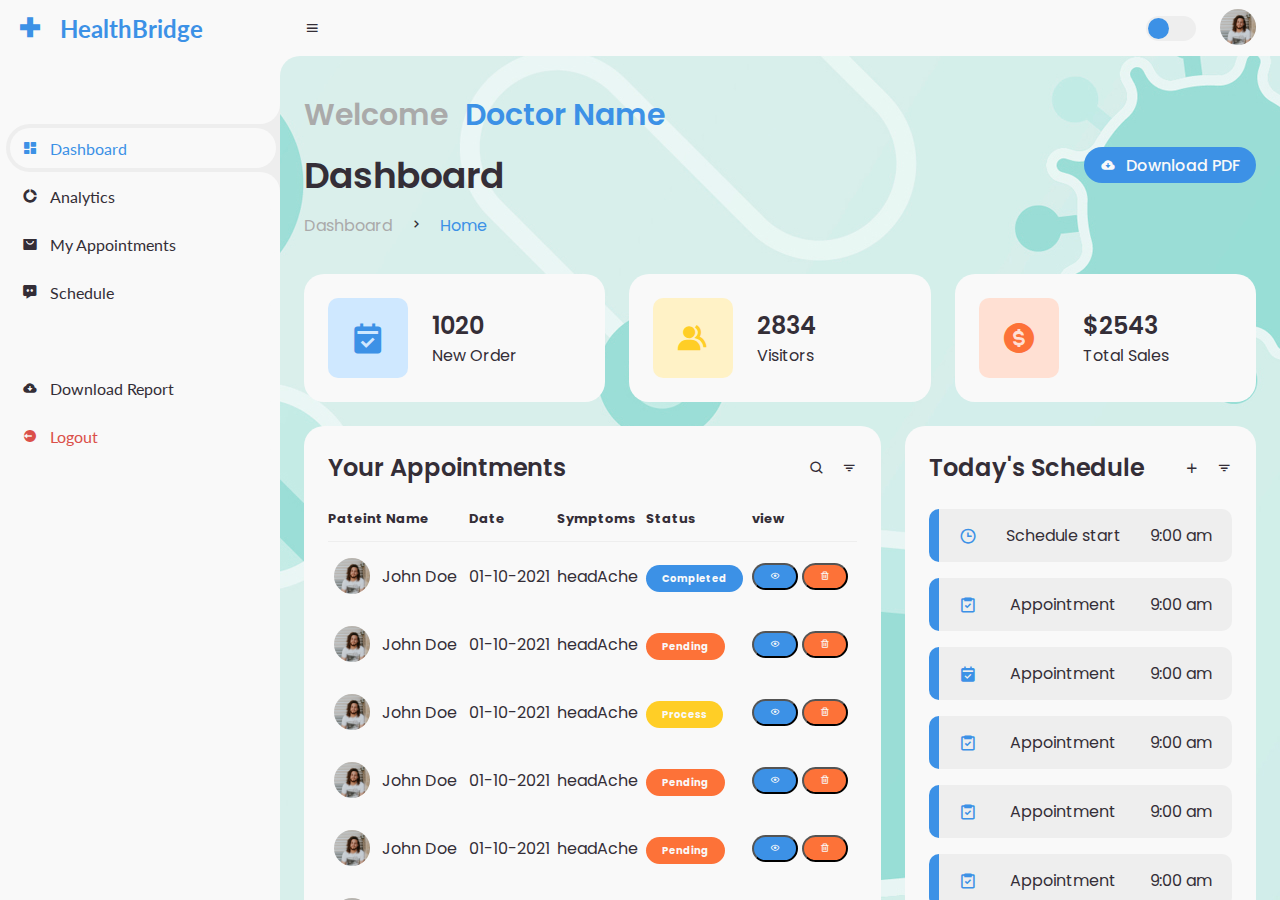
<file: adminhub-master/index.html>
<!DOCTYPE html>
<html lang="en">
  <head>
    <meta charset="UTF-8" />
    <meta name="viewport" content="width=device-width, initial-scale=1.0" />

    <!-- Boxicons -->
    <link
      href="https://unpkg.com/boxicons@2.0.9/css/boxicons.min.css"
      rel="stylesheet"
    />
    <!-- My CSS -->
    <link rel="stylesheet" href="style.css" />
    <link rel="stylesheet" href="form.css">

      <script src="https://code.jquery.com/jquery-3.6.0.min.js"></script>
    <title>HealthBridge</title>
  </head>
  <body >
    <!-- SIDEBAR -->
    <section id="sidebar">
      <a href="#" class="brand">
        <i class='bx bx-plus-medical'></i>
        <span class="text">HealthBridge</span>
      </a>
      <ul class="side-menu top">
        <li class="active">
          <a href="#main">
            <i class="bx bxs-dashboard"></i>
            <span class="text">Dashboard</span>
          </a>
        </li>
        <li>
          <a href="#Analytics">
            <i class="bx bxs-doughnut-chart"></i>
            <span class="text">Analytics</span>
          </a>
        </li>
        <li>
          <a href="#Appointment">
            <i class="bx bxs-shopping-bag-alt"></i>
            <span class="text">My Appointments</span>
          </a>
        </li>
        
        <li>
          <a href="#Schedule">
            <i class="bx bxs-message-dots"></i>
            <span class="text">Schedule</span>
          </a>
        </li>
        
      </ul>
      <ul class="side-menu">
       <li>
         <a href="#" >
            <i class="bx bxs-cloud-download"></i>
            <span class="text">Download Report</span>
          </a>
       </li>
        
        <li>
          <a href="#" class="logout">
            <i class="bx bxs-log-out-circle"></i>
            <span class="text">Logout</span>
          </a>
        </li>
      </ul>
    </section>
    <!-- SIDEBAR -->

    <!-- CONTENT -->
    <section id="content">
      <!-- NAVBAR -->
      <nav>
        <i class="bx bx-menu"></i>
      
        <input type="checkbox" id="switch-mode" hidden />
        <label for="switch-mode" class="switch-mode"></label>
        <a href="#" class="profile">
          <img src="img/people.png" />
        </a>
      </nav>
      <!-- NAVBAR -->

      <!-- MAIN -->
      <main id="main">
        <div class="head-title">
          <div class="left">
            <h1 id="name">Welcome <span>doctor name</span></h1>
            <h1>Dashboard</h1>
            <ul class="breadcrumb">
              <li>
                <a href="#">Dashboard</a>
              </li>
              <li><i class="bx bx-chevron-right"></i></li>
              <li>
                <a class="active" href="#">Home</a>
              </li>
            </ul>
          </div>
          <a href="#" class="btn-download">
            <i class="bx bxs-cloud-download"></i>
            <span class="text">Download PDF</span>
          </a>
        </div>

        <ul class="box-info">
          <li>
            <i class="bx bxs-calendar-check"></i>
            <span class="text">
              <h3>1020</h3>
              <p>New Order</p>
            </span>
          </li>
          <li>
            <i class="bx bxs-group"></i>
            <span class="text">
              <h3>2834</h3>
              <p>Visitors</p>
            </span>
          </li>
          <li>
            <i class="bx bxs-dollar-circle"></i>
            <span class="text">
              <h3>$2543</h3>
              <p>Total Sales</p>
            </span>
          </li>
        </ul>

        <div class="table-data">
          <div class="order" id="Appointment">
            <div class="head">
              <h3>Your Appointments</h3>
              <i class="bx bx-search"></i>
              <i class="bx bx-filter"></i>
            </div>
            <!-- <div class="table"> -->
            <table >
              <thead>
                <tr>
                  <th>Pateint Name</th>
                  <th>Date</th>
                  <th>Symptoms</th>
                  <th>Status</th>
                  <th>view</th>
                </tr>
              </thead>
              
              <tbody >
                <tr>
                  <td>
                    <img src="img/people.png" />
                    <p>John Doe</p>
                  </td>
                  <td>01-10-2021</td>
                  <td>headAche</td>
                  <td><span class="status completed">Completed</span></td>
                  <td>
                    <button class="status completed">
                      <i class="bx bx-show"></i>
                    </button>
                    <button class="status pending">
                      <i class="bx bx-trash"></i>
                    </button>
                  </td>
                </tr>
                <tr>
                  <td>
                    <img src="img/people.png" />
                    <p>John Doe</p>
                  </td>
                  <td>01-10-2021</td>
                  <td>headAche</td>
                  <td><span class="status pending">Pending</span></td>

                  <td>
                    <button class="status completed">
                      <i class="bx bx-show"></i>
                    </button>
                    <button class="status pending">
                      <i class="bx bx-trash"></i>
                    </button>
                  </td>
                </tr>
                <tr>
                  <td>
                    <img src="img/people.png" />
                    <p>John Doe</p>
                  </td>
                  <td>01-10-2021</td>
                  <td>headAche</td>
                  <td><span class="status process">Process</span></td>

                  <td>
                    <button class="status completed">
                      <i class="bx bx-show"></i>
                    </button>
                    <button class="status pending">
                      <i class="bx bx-trash"></i>
                    </button>
                  </td>
                </tr>
                <tr>
                  <td>
                    <img src="img/people.png" />
                    <p>John Doe</p>
                  </td>
                  <td>01-10-2021</td>
                  <td>headAche</td>
                  <td><span class="status pending">Pending</span></td>

                  <td>
                    <button class="status completed" onclick="openForm()">
                      <i class="bx bx-show"></i>
                    </button>
                    <button class="status pending">
                      <i class="bx bx-trash"></i>
                    </button>
                  </td>
                </tr>


                   <tr>
                  <td>
                    <img src="img/people.png" />
                    <p>John Doe</p>
                  </td>
                  <td>01-10-2021</td>
                  <td>headAche</td>
                  <td><span class="status pending">Pending</span></td>

                  <td>
                    <button class="status completed" onclick="openForm()">
                      <i class="bx bx-show"></i>
                    </button>
                    <button class="status pending">
                      <i class="bx bx-trash"></i>
                    </button>
                  </td>
                </tr>


                   <tr>
                  <td>
                    <img src="img/people.png" />
                    <p>John Doe</p>
                  </td>
                  <td>01-10-2021</td>
                  <td>headAche</td>
                  <td><span class="status pending">Pending</span></td>

                  <td>
                    <button class="status completed" onclick="openForm()">
                      <i class="bx bx-show"></i>
                    </button>
                    <button class="status pending">
                      <i class="bx bx-trash"></i>
                    </button>
                  </td>
                </tr>
                <tr>
                  <td>
                    <img src="img/people.png" />
                    <p>John Doe</p>
                  </td>
                  <td>01-10-2021</td>
                  <td>headAche</td>
                  <td><span class="status completed">Completed</span></td>

                  <td>
                    <button class="status completed">
                      <i class="bx bx-show"></i>
                    </button>
                    <button class="status pending">
                      <i class="bx bx-trash"></i>
                    </button>
                  </td>
                </tr>
              </tbody>
            </table>
          </div>
          <div class="todo" id="Schedule" onclick="closeForm()">
            <div class="head">
              <h3>Today's Schedule</h3>
              <i class="bx bx-plus"></i>
              <i class="bx bx-filter"></i>
            </div>
            <ul class="todo-list">
              <li class="completed">
                <i class="bx bx-time"></i>
                <p>Schedule start</p>
                <p>9:00 am</p>
              </li>
              <li class="completed">
                <i class="bx bx-task"></i>
                <p>Appointment</p>
                <p>9:00 am</p>
              </li>
               <li class="completed">
                <i class="bx bxs-calendar-check"></i>
                <p>Appointment</p>
                <p>9:00 am</p>
              </li>
               <li class="completed">
                <i class="bx bx-task"></i>
                <p>Appointment</p>
                <p>9:00 am</p>
              </li>
               <li class="completed">
                <i class="bx bx-task"></i>
                <p>Appointment</p>
                <p>9:00 am</p>
              </li>
               <li class="completed">
                <i class="bx bx-task"></i>
                <p>Appointment</p>
                <p>9:00 am</p>
              </li>
               <li class="completed">
                <i class="bx bx-task"></i>
                <p>Appointment</p>
                <p>9:00 am</p>
              </li>
               <li class="completed">
                <i class="bx bx-task"></i>
                <p>Appointment</p>
                <p>9:00 am</p>
              </li>

              <li class="not-completed">
                <i class="bx bx-task"></i>
                <p>Appointment</p>
                <p>9:00 am</p>
              </li>
              <li class="completed">
                <i class="bx bx-task"></i>
                <p>Appointment</p>
                <p>9:00 am</p>
              </li>
              <li class="not-completed">
                <i class="bx bx-task"></i>
                <p>Appointment</p>
                <p>9:00 am</p>
              </li>
              <li class="completed">
                <i class="bx bx-time-five"></i>
                <p>Schedule end</p>
                <p>5:00 pm</p>
              </li>
            </ul>
          </div>
        </div>

        <!-- togle form -->
        <div class="form-popup" id="myForm">
        <div class="form-container">
        <div class="login">
            	<form>
		<label for="patientName">Patient Name:</label>
		<input type="text" id="patientName" name="patientName"><br><br>

		<label for="doctorName">Doctor Name:</label>
		<input type="text" id="doctorName" name="doctorName"><br><br>

		<label for="medication">Medication:</label>
		<textarea id="medication" name="medication"></textarea><br><br>

		<label for="dosage">Dosage:</label>
		<input type="text" id="dosage" name="dosage"><br><br>

		<label for="frequency">Frequency:</label>
		<input type="text" id="frequency" name="frequency"><br><br>

		<label for="duration">Duration:</label>
		<input type="text" id="duration" name="duration"><br><br>

		<label for="notes">Notes:</label>
		<textarea id="notes" name="notes"></textarea><br><br>

		<input type="submit" value="Submit">
	</form>
             <button>cancel</button>
        </div>
        <div class="pic">
            <img src="/adminhub-master/img/doctor_consultation_02.jpg">
        </div>
        </div>
      </main>
      <!-- MAIN -->
    </section>
    <!-- CONTENT -->

    <script src="script.js"></script>
  </body>
</html>
</file>
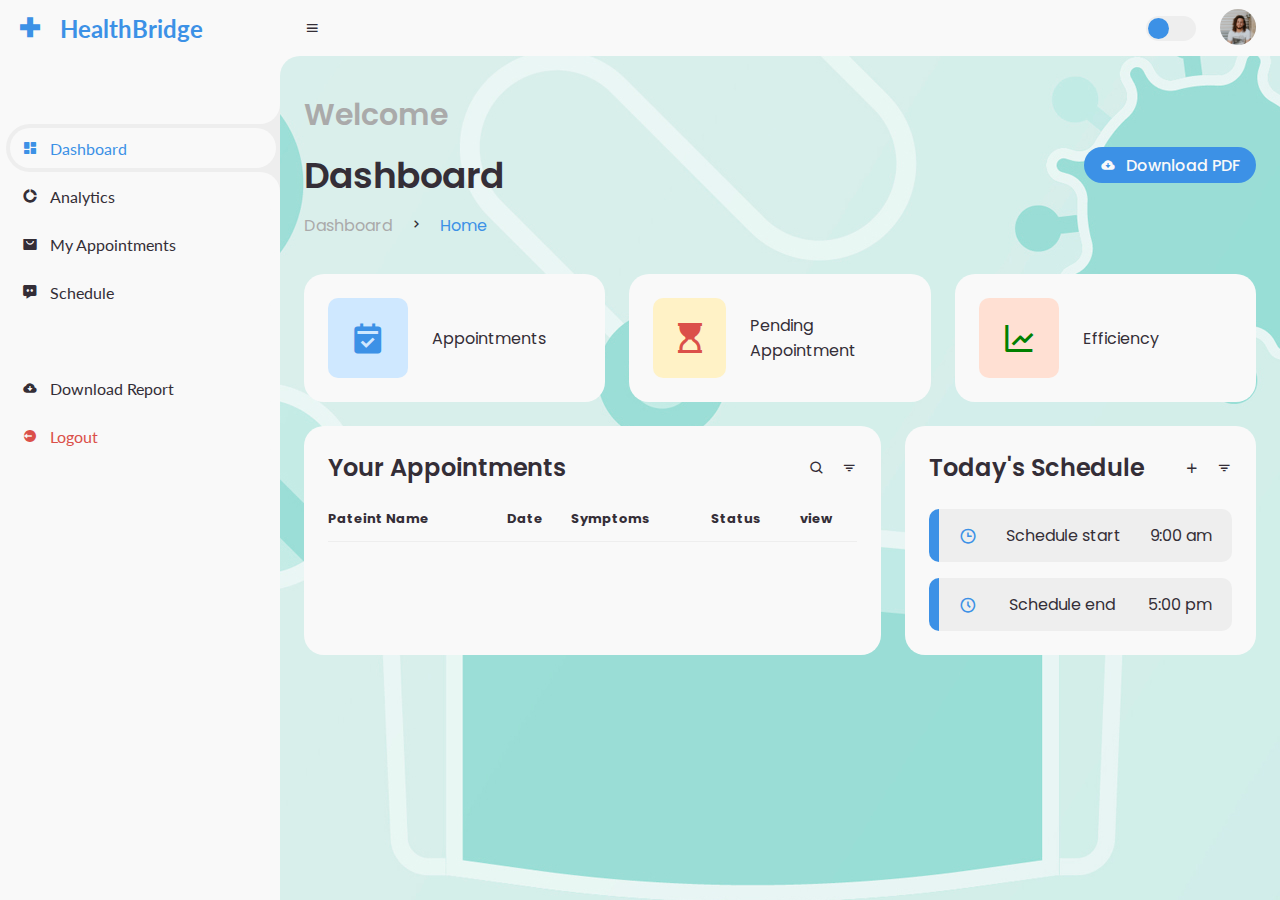
<file: adminhub-master/adminhub-master/index.html>
<!DOCTYPE html>
<html lang="en">
  <head>
    <meta charset="UTF-8" />
    <meta name="viewport" content="width=device-width, initial-scale=1.0" />

    <!-- Boxicons -->
    <link
      href="https://unpkg.com/boxicons@2.0.9/css/boxicons.min.css"
      rel="stylesheet"
    />
    <!-- My CSS -->
    <link rel="stylesheet" href="style.css" />
    <link rel="stylesheet" href="form.css">

      <script src="https://code.jquery.com/jquery-3.6.0.min.js"></script>
    <title>HealthBridge</title>
  </head>
  <body >
    <!-- SIDEBAR -->
    <section id="sidebar">
      <a href="#" class="brand">
        <i class='bx bx-plus-medical'></i>
        <span class="text">HealthBridge</span>
      </a>
      <ul class="side-menu top">
        <li class="active">
          <a href="#main">
            <i class="bx bxs-dashboard"></i>
            <span class="text">Dashboard</span>
          </a>
        </li>
        <li>
          <a href="#Analytics">
            <i class="bx bxs-doughnut-chart"></i>
            <span class="text">Analytics</span>
          </a>
        </li>
        <li>
          <a href="#Appointment">
            <i class="bx bxs-shopping-bag-alt"></i>
            <span class="text">My Appointments</span>
          </a>
        </li>
        
        <li>
          <a href="#Schedule">
            <i class="bx bxs-message-dots"></i>
            <span class="text">Schedule</span>
          </a>
        </li>
        
      </ul>
      <ul class="side-menu">
       <li>
         <a href="#" >
            <i class="bx bxs-cloud-download"></i>
            <span class="text">Download Report</span>
          </a>
       </li>
        
        <li>
          <a href="#" class="logout">
            <i class="bx bxs-log-out-circle"></i>
            <span class="text">Logout</span>
          </a>
        </li>
      </ul>
    </section>
    <!-- SIDEBAR -->

    <!-- CONTENT -->
    <section id="content">
      <!-- NAVBAR -->
      <nav>
        <i class="bx bx-menu"></i>
      
        <input type="checkbox" id="switch-mode" hidden />
        <label for="switch-mode" class="switch-mode"></label>
        <a href="#" class="profile">
          <img src="img/people.png" />
        </a>
      </nav>
      <!-- NAVBAR -->

      <!-- MAIN -->
      <main id="main">
        <div class="head-title">
          <div class="left">
            <h1 id="name">Welcome <span id="doc_name"></span></h1>
            <h1>Dashboard</h1>
            <ul class="breadcrumb">
              <li>
                <a href="#">Dashboard</a>
              </li>
              <li><i class="bx bx-chevron-right"></i></li>
              <li>
                <a class="active" href="#">Home</a>
              </li>
            </ul>
          </div>
          <a href="#" class="btn-download">
            <i class="bx bxs-cloud-download"></i>
            <span class="text">Download PDF</span>
          </a>
        </div>

        <ul class="box-info">
          <li>
            <i class="bx bxs-calendar-check"></i>
            <span class="text">
              <h3 id="apt_count"></h3>
              <p>Appointments</p>
            </span>
          </li>
          <li>
            <i class='bx bxs-hourglass-top'></i> 
            <span class="text">
              <h3 id="stat"></h3>
              <p>Pending Appointment</p>
            </span>
          </li>
          <li>
            <i class='bx bx-line-chart'></i>
            <span class="text">
              <h3 id="effi"></h3>
              <p>Efficiency</p>
            </span>
          </li>
        </ul>

        <div class="table-data">
          <div class="order" id="Appointment">
            <div class="head">
              <h3>Your Appointments</h3>
              <i class="bx bx-search"></i>
              <i class="bx bx-filter"></i>
            </div>
            <!-- <div class="table"> -->
            <table id="apt_table" >
              <thead>
                <tr>
                  <th>Pateint Name</th>
                  <th>Date</th>
                  <th>Symptoms</th>
                  <th>Status</th>
                  <th>view</th>
                </tr>
              </thead>
              
              <tbody >
                
              </tbody>
            </table>
          </div>
          <div class="todo" id="Schedule" onclick="closeForm()">
            <div class="head">
              <h3>Today's Schedule</h3>
              <i class="bx bx-plus"></i>
              <i class="bx bx-filter"></i>
            </div>
            <ul class="todo-list">
              <li class="completed">
                <i class="bx bx-time"></i>
                <p>Schedule start</p>
                <p>9:00 am</p>
              </li> <ul id="sch"></ul>
              
              <li class="completed">
                <i class="bx bx-time-five"></i>
                <p>Schedule end</p>
                <p>5:00 pm</p>
              </li>
            </ul>
          </div>
        </div>

        <!-- togle form -->
        <div class="form-popup" id="myForm">
        <div class="form-container">
        <div class="login">
            	<form>
		<label for="patientName">Patient Name:</label>
		<input type="text" id="patientName" name="patientName"><br><br>

		<label for="doctorName">Doctor Name:</label>
		<input type="text" id="doctorName" name="doctorName"><br><br>

		<label for="medication">Medication:</label>
		<textarea id="medication" name="medication"></textarea><br><br>

		<label for="dosage">Dosage:</label>
		<input type="text" id="dosage" name="dosage"><br><br>

		<label for="frequency">Frequency:</label>
		<input type="text" id="frequency" name="frequency"><br><br>

		<label for="duration">Duration:</label>
		<input type="text" id="duration" name="duration"><br><br>

		<label for="notes">Notes:</label>
		<textarea id="notes" name="notes"></textarea><br><br>

		<input type="submit" value="Submit">
	</form>
             <button>cancel</button>
        </div>
        <div class="pic">
            <img src="/adminhub-master/img/doctor_consultation_02.jpg">
        </div>
        </div>
      </main>
      <!-- MAIN -->
    </section>
    <!-- CONTENT -->

    <script src="script.js"></script>
  </body>
</html>
</file>
<file: adminhub-master/style.css>
@import url("https://fonts.googleapis.com/css2?family=Lato:wght@400;700&family=Poppins:wght@400;500;600;700&display=swap");

* {
  margin: 0;
  padding: 0;
  box-sizing: border-box;
}

a {
  text-decoration: none;
}

li {
  list-style: none;
}

:root {
  --poppins: "Poppins", sans-serif;
  --lato: "Lato", sans-serif;

  --light: #f9f9f9;
  --blue: #3c91e6;
  --light-blue: #cfe8ff;
  --grey: #eee;
  --dark-grey: #aaaaaa;
  --dark: #342e37;
  --red: #db504a;
  --yellow: #ffce26;
  --light-yellow: #fff2c6;
  --orange: #fd7238;
  --light-orange: #ffe0d3;
}

html {
  overflow-x: hidden;
}

body.dark {
   background-image: url("/adminhub-master/img/34386132_182428240217.jpg");
  --light: #0c0c1e;
  --grey: #060714;
  --dark: #fbfbfb;
}

body {
  /* background: var(--grey); */
  background-image: url("/adminhub-master/img/v870-tang-31.jpg");
  overflow-x: hidden;
}

/* SIDEBAR */
#sidebar {
  position: fixed;
  top: 0;
  left: 0;
  width: 280px;
  height: 100%;
  
  background: var(--light);
  z-index: 2000;
  font-family: var(--lato);
  transition: 0.3s ease;
  overflow-x: hidden;
  scrollbar-width: none;
}
#sidebar::--webkit-scrollbar {
  display: none;
}
#sidebar.hide {
  width: 60px;
}
#sidebar .brand {
  font-size: 24px;
  font-weight: 700;
  height: 56px;
  display: flex;
  align-items: center;
  color: var(--blue);
  position: sticky;
  top: 0;
  left: 0;
  background: var(--light);
  z-index: 500;
  padding-bottom: 20px;
  box-sizing: content-box;
}
#sidebar .brand .bx {
  min-width: 60px;
  display: flex;
  justify-content: center;
}
#sidebar .side-menu {
  width: 100%;
  margin-top: 48px;
}
#sidebar .side-menu li {
  height: 48px;
  background: transparent;
  margin-left: 6px;
  border-radius: 48px 0 0 48px;
  padding: 4px;
}
#sidebar .side-menu li.active {
  background: var(--grey);
  position: relative;
}
#sidebar .side-menu li.active::before {
  content: "";
  position: absolute;
  width: 40px;
  height: 40px;
  border-radius: 50%;
  top: -40px;
  right: 0;
  box-shadow: 20px 20px 0 var(--grey);
  z-index: -1;
}
#sidebar .side-menu li.active::after {
  content: "";
  position: absolute;
  width: 40px;
  height: 40px;
  border-radius: 50%;
  bottom: -40px;
  right: 0;
  box-shadow: 20px -20px 0 var(--grey);
  z-index: -1;
}
#sidebar .side-menu li a {
  width: 100%;
  height: 100%;
  background: var(--light);
  display: flex;
  align-items: center;
  border-radius: 48px;
  font-size: 16px;
  color: var(--dark);
  white-space: nowrap;
  overflow-x: hidden;
}
#sidebar .side-menu.top li.active a {
  color: var(--blue);
}
#sidebar.hide .side-menu li a {
  width: calc(48px - (4px * 2));
  transition: width 0.3s ease;
}
#sidebar .side-menu li a.logout {
  color: var(--red);
}
#sidebar .side-menu.top li a:hover {
  color: var(--blue);
}
#sidebar .side-menu li a .bx {
  min-width: calc(60px - ((4px + 6px) * 2));
  display: flex;
  justify-content: center;
}
/* SIDEBAR */

/* CONTENT */
#content {
  position: relative;
  width: calc(100% - 280px);
  left: 280px;
  transition: 0.3s ease;
}
#sidebar.hide ~ #content {
  width: calc(100% - 60px);
  left: 60px;
}

/* NAVBAR */
#content nav {
  height: 56px;
  background: var(--light);
  padding: 0 24px;
  display: flex;
  align-items: center;
  justify-content: space-between;
  grid-gap: 24px;
  font-family: var(--lato);
  position: sticky;
  top: 0;
  left: 0;
  z-index: 1000;
}

#content nav::before {
  content: "";
  position: absolute;
  width: 40px;
  height: 40px;
  bottom: -40px;
  left: 0;
  border-radius: 50%;
  box-shadow: -20px -20px 0 var(--light);
}
#content nav a {
  color: var(--dark);
}
#content nav .bx.bx-menu {
  cursor: pointer;
  color: var(--dark);
  margin-right: auto;
}



#content nav .profile img {
  width: 36px;
  height: 36px;
  object-fit: cover;
  border-radius: 50%;
}
#content nav .switch-mode {
  display: block;
  min-width: 50px;
  height: 25px;
  border-radius: 25px;
  background: var(--grey);
  cursor: pointer;
  position: relative;
}
#content nav .switch-mode::before {
  content: "";
  position: absolute;
  top: 2px;
  left: 2px;
  bottom: 2px;
  width: calc(25px - 4px);
  background: var(--blue);
  border-radius: 50%;
  transition: all 0.3s ease;
}
#content nav #switch-mode:checked + .switch-mode::before {
  left: calc(100% - (25px - 4px) - 2px);
}
/* NAVBAR */

/* MAIN */
#content main {
  width: 100%;
  padding: 36px 24px;
  font-family: var(--poppins);
  max-height: calc(100vh - 56px);
  overflow-y: auto;
}
#content main .head-title {
  display: flex;
  align-items: center;
  justify-content: space-between;
  grid-gap: 16px;
  flex-wrap: wrap;
}
#content main .head-title .left h1 {
  font-size: 36px;
  font-weight: 600;
  margin-bottom: 10px;
  color: var(--dark);
}
#content main .head-title .left .breadcrumb {
  display: flex;
  align-items: center;
  grid-gap: 16px;
}
#content main .head-title .left .breadcrumb li {
  color: var(--dark);
}
#content main .head-title .left .breadcrumb li a {
  color: var(--dark-grey);
  pointer-events: none;
}
#content main .head-title .left .breadcrumb li a.active {
  color: var(--blue);
  pointer-events: unset;
}
#content main .head-title .btn-download {
  height: 36px;
  padding: 0 16px;
  border-radius: 36px;
  background: var(--blue);
  color: var(--light);
  display: flex;
  justify-content: center;
  align-items: center;
  grid-gap: 10px;
  font-weight: 500;
}

#content main .head-title #name {
  color: #aaaaaa;
  font-size: 30px;
}

#content main .head-title #name span {
  color: #3c91e6;
  font-size: 30px;
  text-transform: capitalize;
  margin-left: 10px;
}

#content main .box-info {
  display: grid;
  grid-template-columns: repeat(auto-fit, minmax(240px, 1fr));
  grid-gap: 24px;
  margin-top: 36px;
}
#content main .box-info li {
  padding: 24px;
  background: var(--light);
  border-radius: 20px;
  display: flex;
  align-items: center;
  grid-gap: 24px;
}
#content main .box-info li .bx {
  width: 80px;
  height: 80px;
  border-radius: 10px;
  font-size: 36px;
  display: flex;
  justify-content: center;
  align-items: center;
}
#content main .box-info li:nth-child(1) .bx {
  background: var(--light-blue);
  color: var(--blue);
}
#content main .box-info li:nth-child(2) .bx {
  background: var(--light-yellow);
  color: var(--yellow);
}
#content main .box-info li:nth-child(3) .bx {
  background: var(--light-orange);
  color: var(--orange);
}
#content main .box-info li .text h3 {
  font-size: 24px;
  font-weight: 600;
  color: var(--dark);
}
#content main .box-info li .text p {
  color: var(--dark);
}

#content main .table-data {
	display: flex;
	flex-wrap: wrap;
	grid-gap: 24px;
	margin-top: 24px;
	width: 100%;
	color: var(--dark);
}

#content main .table-data ::-webkit-scrollbar{
  display: none;

}
#content main .table-data > div {
	border-radius: 20px;
	background: var(--light);
	padding: 24px;
	overflow-x: auto;
}
#content main .table-data .head {
	display: flex;
	align-items: center;
	grid-gap: 16px;
	margin-bottom: 24px;
}
#content main .table-data .head h3 {
	margin-right: auto;
	font-size: 24px;
	font-weight: 600;
}
#content main .table-data .head .bx {
	cursor: pointer;
}

#content main .table-data .order {
	flex-grow: 1.5;
	flex-basis: 500px;
  max-height: 500px;
  overflow-y: auto;
}
#content main .table-data .order table {
	width: 100%;
	border-collapse: collapse;
}
#content main .table-data .order table th {
	padding-bottom: 12px;
	font-size: 13px;
	text-align: left;
	border-bottom: 1px solid var(--grey);
}
#content main .table-data .order table td {
	padding: 16px 0;
}
#content main .table-data .order table tr td:first-child {
	display: flex;
	align-items: center;
	grid-gap: 12px;
	padding-left: 6px;
}
#content main .table-data .order table td img {
	width: 36px;
	height: 36px;
	border-radius: 50%;
	object-fit: cover;
}
#content main .table-data .order table tbody tr:hover {
	background: var(--grey);
}
#content main .table-data .order table tr td .status {
	font-size: 10px;
	padding: 6px 16px;
	color: var(--light);
	border-radius: 20px;
	font-weight: 700;
}
#content main .table-data .order table tr td .status.completed {
	background: var(--blue);
}
#content main .table-data .order table tr td .status.process {
	background: var(--yellow);
}
#content main .table-data .order table tr td .status.pending {
	background: var(--orange);
}


#content main .table-data .todo {
  flex-grow: 1;
  flex-basis: 300px;
 
  
}
#content main .table-data .todo .todo-list {
  width: 100%;
  overflow-y: auto;
   max-height: 400px;
  
}
#content main .table-data .todo .todo-list li {
  width: 100%;
  margin-bottom: 16px;
  background: var(--grey);
  border-radius: 10px;
  padding: 14px 20px;
  display: flex;
  justify-content: space-between;
  align-items: center;
  overflow-y: auto;
}
#content main .table-data .todo .todo-list li i{
	font-size: 18px;
	color: var(--blue);
}
#content main .table-data .todo .todo-list li:hover {
  box-shadow: rgba(0, 0, 0, 0.15) 1.95px 1.95px 2.6px;
}
#content main .table-data .todo .todo-list li .bx {
  cursor: pointer;
}
#content main .table-data .todo .todo-list li.completed {
  border-left: 10px solid var(--blue);
}
#content main .table-data .todo .todo-list li.not-completed {
  border-left: 10px solid var(--orange);
}
#content main .table-data .todo .todo-list li:last-child {
  margin-bottom: 0;
}
/* MAIN */

.open-button {
  background-color: #555;
  color: white;
  padding: 16px 20px;
  border: none;
  cursor: pointer;
  opacity: 0.8;
  position: fixed;
  bottom: 23px;
  right: 28px;
  width: 280px;
}

/* The popup form - hidden by default */
.form-popup {
  display: none;
  position: absolute;
  top: 15%;
  left: 50%;
  transform: translate(-50%, 0);
  margin: auto;
  border: 3px solid #f1f1f1;
   border-radius: 15px;
 
}

Add styles to the form container
/* .form-container {
  max-width: 100%;
  max-height: 500px;
  overflow: auto;
  padding: 10px;
 background: var(--light);
} */
.form-popup ::-webkit-scrollbar{
	display: none;
}

/* Full-width input fields */
.form-container input[type="text"],
.form-container input[type="password"] {
  width: 100%;
  padding: 15px;
  margin: 5px 0 22px 0;
  border: none;
  background: #f1f1f1;
}

/* When the inputs get focus, do something */
.form-container input[type="text"]:focus,
.form-container input[type="password"]:focus {
  background-color: #ddd;
  outline: none;
}

/* Set a style for the submit/login button */
.form-container .btn {
  background-color: #04aa6d;
  color: white;
  padding: 16px 20px;
  border: none;
  cursor: pointer;
  width: 100%;
  margin-bottom: 10px;
  opacity: 0.8;
}

/* Add a red background color to the cancel button */
.form-container .cancel {
  background-color: red;
}

/* Add some hover effects to buttons */
.form-container .btn:hover,
.open-button:hover {
  opacity: 1;
}

/* CONTENT */

@media screen and (max-width: 768px) {
  #sidebar {
    width: 200px;
  }

  #content {
    width: calc(100% - 60px);
    left: 200px;
  }

  #content nav .nav-link {
    display: none;
  }
}

@media screen and (max-width: 576px) {
  #content nav form .form-input input {
    display: none;
  }

  #content nav form .form-input button {
    width: auto;
    height: auto;
    background: transparent;
    border-radius: none;
    color: var(--dark);
  }

  #content nav form.show .form-input input {
    display: block;
    width: 100%;
  }
  #content nav form.show .form-input button {
    width: 36px;
    height: 100%;
    border-radius: 0 36px 36px 0;
    color: var(--light);
    background: var(--red);
  }

  #content nav form.show ~ .notification,
  #content nav form.show ~ .profile {
    display: none;
  }

  #content main .box-info {
    grid-template-columns: 1fr;
  }

  #content main .table-data .head {
    min-width: 420px;
  }
  #content main .table-data .order table {
    min-width: 420px;
  }
  #content main .table-data .todo .todo-list {
    min-width: 420px;
  }
}
</file>
<file: adminhub-master/form.css>
/* * {
  margin: 0;
  padding: 0;
  box-sizing: border-box;
  font-family: "Poppins", sans-serif;
}
body {
  display: flex;
  justify-content: center;
  align-items: center;
  min-height: 100vh;
  background: #dfe9f5;
} */
.form-container {
  width: 100%;
  display: flex;
  max-width: 850px;
  max-height: 600px;
  overflow: auto;
  background: #fff;
  border-radius: 15px;
  box-shadow: 0 10px 15px rgba(0, 0, 0, 0.1);
}
.login {
  width: 100%;
  padding-left: 30px;
  padding-right: 10px;
}
.login form {
  width: 400px;

}
.login h1 {
  margin: 20px;
  text-align: center;
  font-weight: bolder;
  text-transform: uppercase;
}

.login p {
  text-align: center;
  margin: 10px;
}
.login hr {
  border-top: 2px solid tomato;
}

.pic img {
  width: 450px;
  height: 100%;
  object-fit: contain;
  border-top-right-radius: 15px;
  border-bottom-right-radius: 15px;
}

.login form label {
  display: block;
  font-size: 16px;
  font-weight: 600;
  padding: 5px;
}
.login form input {
  width: 100%;
  margin: 2px;
  border: none;
  outline: none;
  padding: 8px;
  border-radius: 5px;
  border: 1px solid gray;
}
.login button {
  border: none;
  outline: none;
  padding: 8px;
  width: 252px;
  color: #fff;
  font-size: 16px;
  cursor: pointer;
  margin-top: 20px;
  border-radius: 5px;
  background: tomato;
}
.login button:hover {
  background: rgba(214, 86, 64, 1);
}
.login p {
  margin: 20px;
}
.login a {
  color: black;
  text-decoration: none;
}
</file>
<file: adminhub-master/adminhub-master/style.css>
@import url("https://fonts.googleapis.com/css2?family=Lato:wght@400;700&family=Poppins:wght@400;500;600;700&display=swap");

* {
  margin: 0;
  padding: 0;
  box-sizing: border-box;
}

a {
  text-decoration: none;
}

li {
  list-style: none;
}

:root {
  --poppins: "Poppins", sans-serif;
  --lato: "Lato", sans-serif;

  --light: #f9f9f9;
  --blue: #3c91e6;
  --light-blue: #cfe8ff;
  --grey: #eee;
  --dark-grey: #aaaaaa;
  --dark: #342e37;
  --red: #db504a;
  --yellow: #ffce26;
  --light-yellow: #fff2c6;
  --orange: #fd7238;
  --light-orange: #ffe0d3;
}

html {
  overflow-x: hidden;
}

body.dark {
   background-image: url("/adminhub-master/img/34386132_182428240217.jpg");
  --light: #0c0c1e;
  --grey: #060714;
  --dark: #fbfbfb;
}

body {
  /* background: var(--grey); */
  background-image: url("/adminhub-master/img/v870-tang-31.jpg");
  overflow-x: hidden;
}

/* SIDEBAR */
#sidebar {
  position: fixed;
  top: 0;
  left: 0;
  width: 280px;
  height: 100%;
  
  background: var(--light);
  z-index: 2000;
  font-family: var(--lato);
  transition: 0.3s ease;
  overflow-x: hidden;
  scrollbar-width: none;
}
#sidebar::--webkit-scrollbar {
  display: none;
}
#sidebar.hide {
  width: 60px;
}
#sidebar .brand {
  font-size: 24px;
  font-weight: 700;
  height: 56px;
  display: flex;
  align-items: center;
  color: var(--blue);
  position: sticky;
  top: 0;
  left: 0;
  background: var(--light);
  z-index: 500;
  padding-bottom: 20px;
  box-sizing: content-box;
}
#sidebar .brand .bx {
  min-width: 60px;
  display: flex;
  justify-content: center;
}
#sidebar .side-menu {
  width: 100%;
  margin-top: 48px;
}
#sidebar .side-menu li {
  height: 48px;
  background: transparent;
  margin-left: 6px;
  border-radius: 48px 0 0 48px;
  padding: 4px;
}
#sidebar .side-menu li.active {
  background: var(--grey);
  position: relative;
}
#sidebar .side-menu li.active::before {
  content: "";
  position: absolute;
  width: 40px;
  height: 40px;
  border-radius: 50%;
  top: -40px;
  right: 0;
  box-shadow: 20px 20px 0 var(--grey);
  z-index: -1;
}
#sidebar .side-menu li.active::after {
  content: "";
  position: absolute;
  width: 40px;
  height: 40px;
  border-radius: 50%;
  bottom: -40px;
  right: 0;
  box-shadow: 20px -20px 0 var(--grey);
  z-index: -1;
}
#sidebar .side-menu li a {
  width: 100%;
  height: 100%;
  background: var(--light);
  display: flex;
  align-items: center;
  border-radius: 48px;
  font-size: 16px;
  color: var(--dark);
  white-space: nowrap;
  overflow-x: hidden;
}
#sidebar .side-menu.top li.active a {
  color: var(--blue);
}
#sidebar.hide .side-menu li a {
  width: calc(48px - (4px * 2));
  transition: width 0.3s ease;
}
#sidebar .side-menu li a.logout {
  color: var(--red);
}
#sidebar .side-menu.top li a:hover {
  color: var(--blue);
}
#sidebar .side-menu li a .bx {
  min-width: calc(60px - ((4px + 6px) * 2));
  display: flex;
  justify-content: center;
}
/* SIDEBAR */

/* CONTENT */
#content {
  position: relative;
  width: calc(100% - 280px);
  left: 280px;
  transition: 0.3s ease;
}
#sidebar.hide ~ #content {
  width: calc(100% - 60px);
  left: 60px;
}

/* NAVBAR */
#content nav {
  height: 56px;
  background: var(--light);
  padding: 0 24px;
  display: flex;
  align-items: center;
  justify-content: space-between;
  grid-gap: 24px;
  font-family: var(--lato);
  position: sticky;
  top: 0;
  left: 0;
  z-index: 1000;
}

#content nav::before {
  content: "";
  position: absolute;
  width: 40px;
  height: 40px;
  bottom: -40px;
  left: 0;
  border-radius: 50%;
  box-shadow: -20px -20px 0 var(--light);
}
#content nav a {
  color: var(--dark);
}
#content nav .bx.bx-menu {
  cursor: pointer;
  color: var(--dark);
  margin-right: auto;
}



#content nav .profile img {
  width: 36px;
  height: 36px;
  object-fit: cover;
  border-radius: 50%;
}
#content nav .switch-mode {
  display: block;
  min-width: 50px;
  height: 25px;
  border-radius: 25px;
  background: var(--grey);
  cursor: pointer;
  position: relative;
}
#content nav .switch-mode::before {
  content: "";
  position: absolute;
  top: 2px;
  left: 2px;
  bottom: 2px;
  width: calc(25px - 4px);
  background: var(--blue);
  border-radius: 50%;
  transition: all 0.3s ease;
}
#content nav #switch-mode:checked + .switch-mode::before {
  left: calc(100% - (25px - 4px) - 2px);
}
/* NAVBAR */

/* MAIN */
#content main {
  width: 100%;
  padding: 36px 24px;
  font-family: var(--poppins);
  max-height: calc(100vh - 56px);
  overflow-y: auto;
}
#content main .head-title {
  display: flex;
  align-items: center;
  justify-content: space-between;
  grid-gap: 16px;
  flex-wrap: wrap;
}
#content main .head-title .left h1 {
  font-size: 36px;
  font-weight: 600;
  margin-bottom: 10px;
  color: var(--dark);
}
#content main .head-title .left .breadcrumb {
  display: flex;
  align-items: center;
  grid-gap: 16px;
}
#content main .head-title .left .breadcrumb li {
  color: var(--dark);
}
#content main .head-title .left .breadcrumb li a {
  color: var(--dark-grey);
  pointer-events: none;
}
#content main .head-title .left .breadcrumb li a.active {
  color: var(--blue);
  pointer-events: unset;
}
#content main .head-title .btn-download {
  height: 36px;
  padding: 0 16px;
  border-radius: 36px;
  background: var(--blue);
  color: var(--light);
  display: flex;
  justify-content: center;
  align-items: center;
  grid-gap: 10px;
  font-weight: 500;
}

#content main .head-title #name {
  color: #aaaaaa;
  font-size: 30px;
}

#content main .head-title #name span {
  color: #3c91e6;
  font-size: 30px;
  text-transform: capitalize;
  margin-left: 10px;
}

#content main .box-info {
  display: grid;
  grid-template-columns: repeat(auto-fit, minmax(240px, 1fr));
  grid-gap: 24px;
  margin-top: 36px;
}
#content main .box-info li {
  padding: 24px;
  background: var(--light);
  border-radius: 20px;
  display: flex;
  align-items: center;
  grid-gap: 24px;
}
#content main .box-info li .bx {
  width: 80px;
  height: 80px;
  border-radius: 10px;
  font-size: 36px;
  display: flex;
  justify-content: center;
  align-items: center;
}
#content main .box-info li:nth-child(1) .bx {
  background: var(--light-blue);
  color: var(--blue);
}
#content main .box-info li:nth-child(2) .bx {
  background: var(--light-yellow);
  color: var(--red);
}
#content main .box-info li:nth-child(3) .bx {
  background: var(--light-orange);
  color: green;
}
#content main .box-info li .text h3 {
  font-size: 24px;
  font-weight: 600;
  color: var(--dark);
}
#content main .box-info li .text p {
  color: var(--dark);
}

#content main .table-data {
	display: flex;
	flex-wrap: wrap;
	grid-gap: 24px;
	margin-top: 24px;
	width: 100%;
	color: var(--dark);
}

#content main .table-data ::-webkit-scrollbar{
  display: none;

}
#content main .table-data > div {
	border-radius: 20px;
	background: var(--light);
	padding: 24px;
	overflow-x: auto;
}
#content main .table-data .head {
	display: flex;
	align-items: center;
	grid-gap: 16px;
	margin-bottom: 24px;
}
#content main .table-data .head h3 {
	margin-right: auto;
	font-size: 24px;
	font-weight: 600;
}
#content main .table-data .head .bx {
	cursor: pointer;
}

#content main .table-data .order {
	flex-grow: 1.5;
	flex-basis: 500px;
  max-height: 500px;
  overflow-y: auto;
}
#content main .table-data .order table {
	width: 100%;
	border-collapse: collapse;
}
#content main .table-data .order table th {
	padding-bottom: 12px;
	font-size: 13px;
	text-align: left;
	border-bottom: 1px solid var(--grey);
}
#content main .table-data .order table td {
	padding: 16px 0;
}
#content main .table-data .order table tr td:first-child {
	display: flex;
	align-items: center;
	grid-gap: 12px;
	padding-left: 6px;
}
#content main .table-data .order table td img {
	width: 36px;
	height: 36px;
	border-radius: 50%;
	object-fit: cover;
}
#content main .table-data .order table tbody tr:hover {
	background: var(--grey);
}
#content main .table-data .order table tr td .status {
	font-size: 10px;
	padding: 6px 16px;
	color: var(--light);
	border-radius: 20px;
	font-weight: 700;
}
#content main .table-data .order table tr td .status.completed {
	background: var(--blue);
}
#content main .table-data .order table tr td .status.process {
	background: var(--yellow);
}
#content main .table-data .order table tr td .status.pending {
	background: var(--orange);
}


#content main .table-data .todo {
  flex-grow: 1;
  flex-basis: 300px;
 
  
}
#content main .table-data .todo .todo-list {
  width: 100%;
  overflow-y: auto;
   max-height: 400px;
  
}
#content main .table-data .todo .todo-list #sch{
 
  margin-bottom: 10px;
}
#content main .table-data .todo .todo-list li {
  width: 100%;
  margin-bottom: 16px;
  background: var(--grey);
  border-radius: 10px;
  padding: 14px 20px;
  display: flex;
  justify-content: space-between;
  align-items: center;
  overflow-y: auto;
}
#content main .table-data .todo .todo-list li i{
	font-size: 18px;
	color: var(--blue);
}
#content main .table-data .todo .todo-list li:hover {
  box-shadow: rgba(0, 0, 0, 0.15) 1.95px 1.95px 2.6px;
}
#content main .table-data .todo .todo-list li .bx {
  cursor: pointer;
}
#content main .table-data .todo .todo-list li.completed {
  border-left: 10px solid var(--blue);
}
#content main .table-data .todo .todo-list li.not-completed {
  border-left: 10px solid var(--orange);
}
#content main .table-data .todo .todo-list li:last-child {
  margin-bottom: 0;
}
/* MAIN */

.open-button {
  background-color: #555;
  color: white;
  padding: 16px 20px;
  border: none;
  cursor: pointer;
  opacity: 0.8;
  position: fixed;
  bottom: 23px;
  right: 28px;
  width: 280px;
}

/* The popup form - hidden by default */
.form-popup {
  display: none;
  position: absolute;
  top: 15%;
  left: 50%;
  transform: translate(-50%, 0);
  margin: auto;
  border: 3px solid #f1f1f1;
   border-radius: 15px;
 
}

Add styles to the form container
/* .form-container {
  max-width: 100%;
  max-height: 500px;
  overflow: auto;
  padding: 10px;
 background: var(--light);
} */
.form-popup ::-webkit-scrollbar{
	display: none;
}

/* Full-width input fields */
.form-container input[type="text"],
.form-container input[type="password"] {
  width: 100%;
  padding: 15px;
  margin: 5px 0 22px 0;
  border: none;
  background: #f1f1f1;
}

/* When the inputs get focus, do something */
.form-container input[type="text"]:focus,
.form-container input[type="password"]:focus {
  background-color: #ddd;
  outline: none;
}

/* Set a style for the submit/login button */
.form-container .btn {
  background-color: #04aa6d;
  color: white;
  padding: 16px 20px;
  border: none;
  cursor: pointer;
  width: 100%;
  margin-bottom: 10px;
  opacity: 0.8;
}

/* Add a red background color to the cancel button */
.form-container .cancel {
  background-color: red;
}

/* Add some hover effects to buttons */
.form-container .btn:hover,
.open-button:hover {
  opacity: 1;
}

/* CONTENT */

@media screen and (max-width: 768px) {
  #sidebar {
    width: 200px;
  }

  #content {
    width: calc(100% - 60px);
    left: 200px;
  }

  #content nav .nav-link {
    display: none;
  }
}

@media screen and (max-width: 576px) {
  #content nav form .form-input input {
    display: none;
  }

  #content nav form .form-input button {
    width: auto;
    height: auto;
    background: transparent;
    border-radius: none;
    color: var(--dark);
  }

  #content nav form.show .form-input input {
    display: block;
    width: 100%;
  }
  #content nav form.show .form-input button {
    width: 36px;
    height: 100%;
    border-radius: 0 36px 36px 0;
    color: var(--light);
    background: var(--red);
  }

  #content nav form.show ~ .notification,
  #content nav form.show ~ .profile {
    display: none;
  }

  #content main .box-info {
    grid-template-columns: 1fr;
  }

  #content main .table-data .head {
    min-width: 420px;
  }
  #content main .table-data .order table {
    min-width: 420px;
  }
  #content main .table-data .todo .todo-list {
    min-width: 420px;
  }
}
</file>
<file: adminhub-master/adminhub-master/form.css>
/* * {
  margin: 0;
  padding: 0;
  box-sizing: border-box;
  font-family: "Poppins", sans-serif;
}
body {
  display: flex;
  justify-content: center;
  align-items: center;
  min-height: 100vh;
  background: #dfe9f5;
} */
.form-container {
  width: 100%;
  display: flex;
  max-width: 850px;
  max-height: 600px;
  overflow: auto;
  background: #fff;
  border-radius: 15px;
  box-shadow: 0 10px 15px rgba(0, 0, 0, 0.1);
}
.login {
  width: 100%;
  padding-left: 30px;
  padding-right: 10px;
}
.login form {
  width: 400px;

}
.login h1 {
  margin: 20px;
  text-align: center;
  font-weight: bolder;
  text-transform: uppercase;
}

.login p {
  text-align: center;
  margin: 10px;
}
.login hr {
  border-top: 2px solid tomato;
}

.pic img {
  width: 450px;
  height: 100%;
  object-fit: contain;
  border-top-right-radius: 15px;
  border-bottom-right-radius: 15px;
}

.login form label {
  display: block;
  font-size: 16px;
  font-weight: 600;
  padding: 5px;
}
.login form input {
  width: 100%;
  margin: 2px;
  border: none;
  outline: none;
  padding: 8px;
  border-radius: 5px;
  border: 1px solid gray;
}
.login button {
  border: none;
  outline: none;
  padding: 8px;
  width: 252px;
  color: #fff;
  font-size: 16px;
  cursor: pointer;
  margin-top: 20px;
  border-radius: 5px;
  background: tomato;
}
.login button:hover {
  background: rgba(214, 86, 64, 1);
}
.login p {
  margin: 20px;
}
.login a {
  color: black;
  text-decoration: none;
}
</file>
